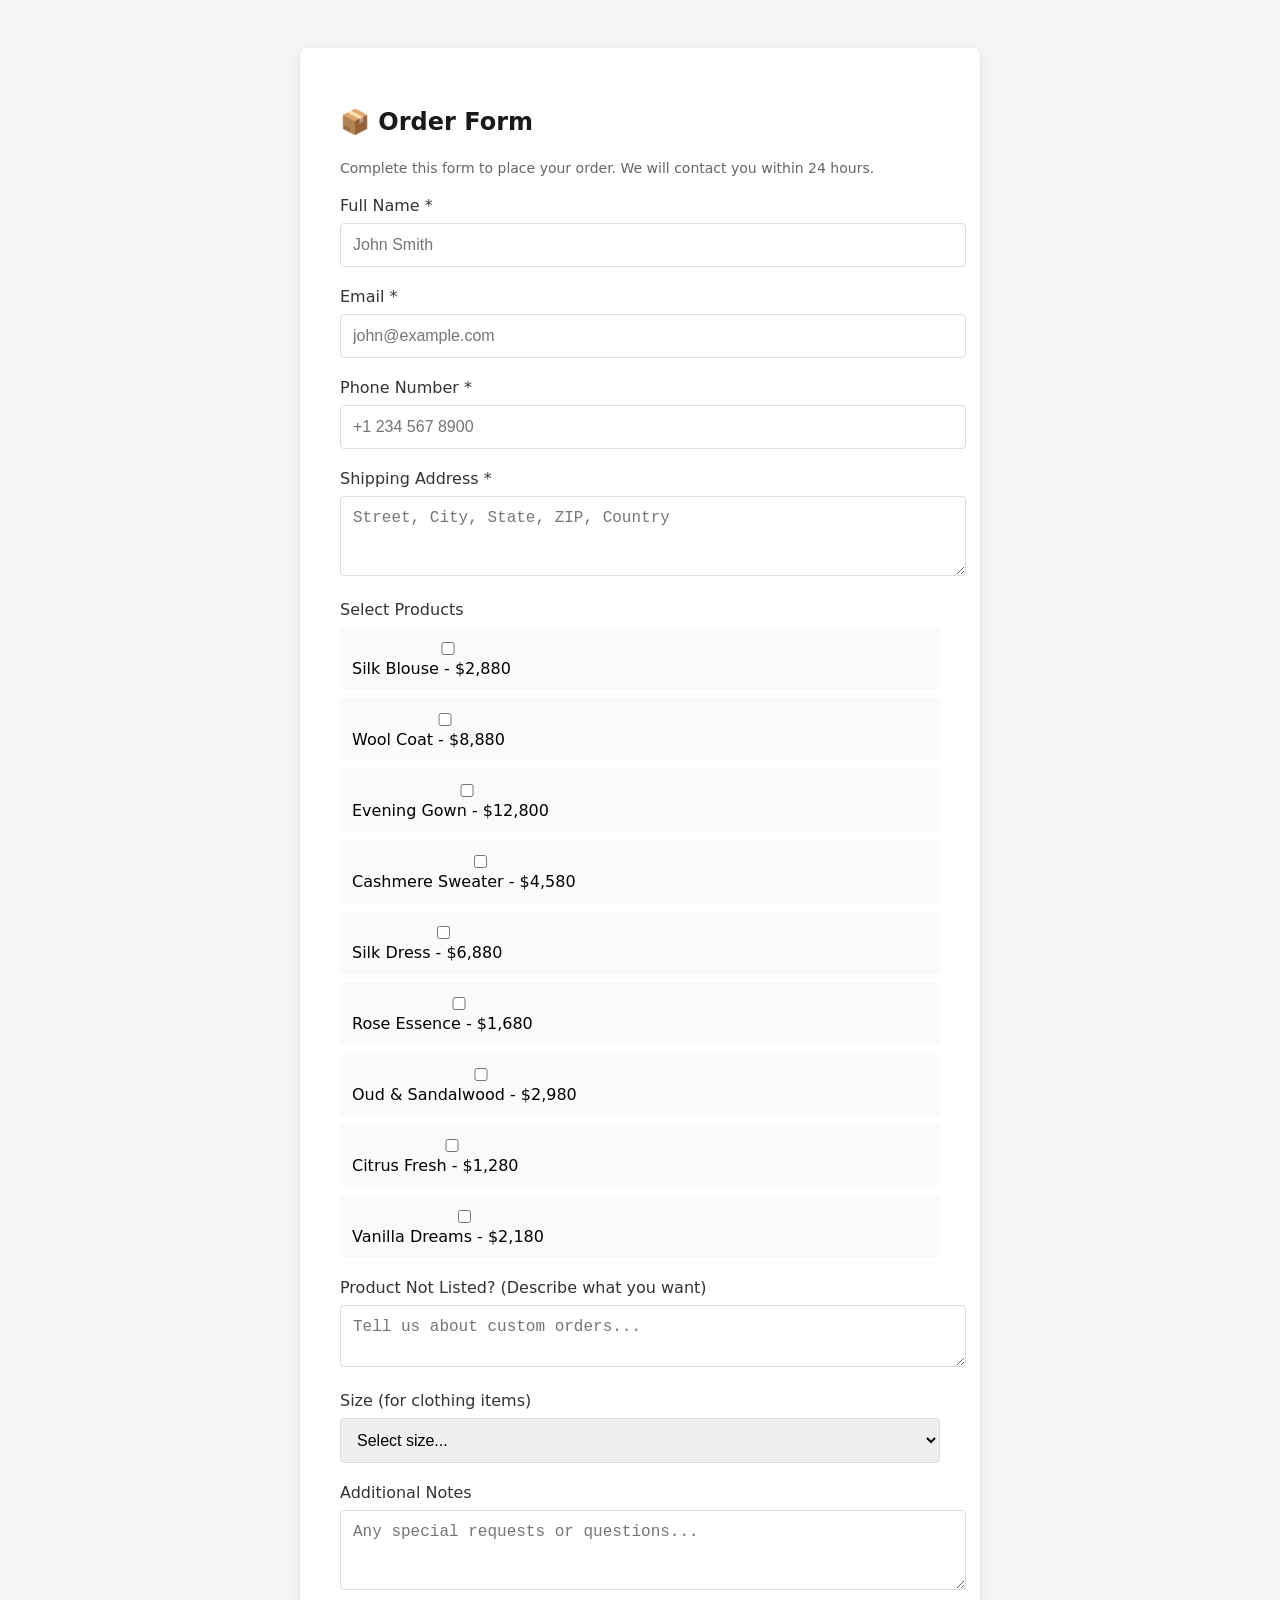
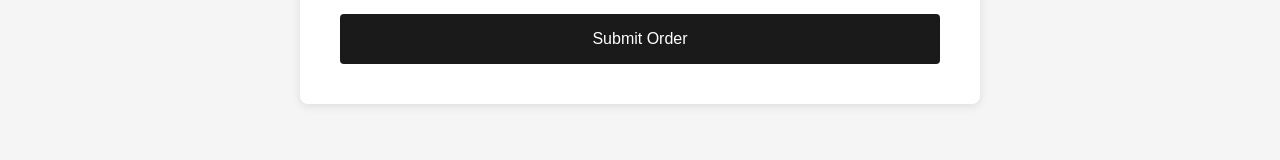
<file: order-form.html>
<!DOCTYPE html>
<html lang="en">
<head>
    <meta charset="UTF-8">
    <title>Order Form - Luxury Trading</title>
    <style>
        body { font-family: system-ui, sans-serif; background: #f5f5f5; padding: 40px; }
        .order-form { max-width: 600px; margin: 0 auto; background: white; padding: 40px; border-radius: 8px; box-shadow: 0 2px 10px rgba(0,0,0,0.1); }
        h2 { color: #1A1A1A; margin-bottom: 24px; }
        .form-group { margin-bottom: 20px; }
        label { display: block; margin-bottom: 8px; font-weight: 500; color: #333; }
        input, textarea, select { width: 100%; padding: 12px; border: 1px solid #ddd; border-radius: 4px; font-size: 16px; }
        input:focus, textarea:focus, select:focus { outline: none; border-color: #C9A962; }
        .product-item { display: flex; justify-content: space-between; padding: 12px; background: #fafafa; margin-bottom: 8px; border-radius: 4px; }
        .product-name { font-weight: 500; }
        .product-price { color: #C9A962; }
        .submit-btn { width: 100%; padding: 16px; background: #1A1A1A; color: white; border: none; border-radius: 4px; font-size: 16px; cursor: pointer; }
        .submit-btn:hover { background: #333; }
        .note { font-size: 14px; color: #666; margin-bottom: 20px; }
        .cart-summary { background: #f5f5f0; padding: 16px; border-radius: 4px; margin-bottom: 20px; }
    </style>
</head>
<body>
    <div class="order-form">
        <h2>📦 Order Form</h2>
        <p class="note">Complete this form to place your order. We will contact you within 24 hours.</p>
        
        <form id="orderForm" action="https://formspree.io/f/xdaypyvl" method="POST">
            <!-- Customer Info -->
            <div class="form-group">
                <label>Full Name *</label>
                <input type="text" name="name" required placeholder="John Smith">
            </div>
            
            <div class="form-group">
                <label>Email *</label>
                <input type="email" name="email" required placeholder="john@example.com">
            </div>
            
            <div class="form-group">
                <label>Phone Number *</label>
                <input type="tel" name="phone" required placeholder="+1 234 567 8900">
            </div>
            
            <div class="form-group">
                <label>Shipping Address *</label>
                <textarea name="address" rows="3" required placeholder="Street, City, State, ZIP, Country"></textarea>
            </div>
            
            <!-- Product Selection -->
            <div class="form-group">
                <label>Select Products</label>
                <div class="product-item">
                    <span><input type="checkbox" name="products" value="Silk Blouse - $2,880"> Silk Blouse - $2,880</span>
                </div>
                <div class="product-item">
                    <span><input type="checkbox" name="products" value="Wool Coat - $8,880"> Wool Coat - $8,880</span>
                </div>
                <div class="product-item">
                    <span><input type="checkbox" name="products" value="Evening Gown - $12,800"> Evening Gown - $12,800</span>
                </div>
                <div class="product-item">
                    <span><input type="checkbox" name="products" value="Cashmere Sweater - $4,580"> Cashmere Sweater - $4,580</span>
                </div>
                <div class="product-item">
                    <span><input type="checkbox" name="products" value="Silk Dress - $6,880"> Silk Dress - $6,880</span>
                </div>
                <div class="product-item">
                    <span><input type="checkbox" name="products" value="Rose Essence - $1,680"> Rose Essence - $1,680</span>
                </div>
                <div class="product-item">
                    <span><input type="checkbox" name="products" value="Oud & Sandalwood - $2,980"> Oud & Sandalwood - $2,980</span>
                </div>
                <div class="product-item">
                    <span><input type="checkbox" name="products" value="Citrus Fresh - $1,280"> Citrus Fresh - $1,280</span>
                </div>
                <div class="product-item">
                    <span><input type="checkbox" name="products" value="Vanilla Dreams - $2,180"> Vanilla Dreams - $2,180</span>
                </div>
            </div>
            
            <div class="form-group">
                <label>Product Not Listed? (Describe what you want)</label>
                <textarea name="custom_product" rows="2" placeholder="Tell us about custom orders..."></textarea>
            </div>
            
            <div class="form-group">
                <label>Size (for clothing items)</label>
                <select name="size">
                    <option value="">Select size...</option>
                    <option value="XS">XS</option>
                    <option value="S">S</option>
                    <option value="M">M</option>
                    <option value="L">L</option>
                    <option value="XL">XL</option>
                </select>
            </div>
            
            <div class="form-group">
                <label>Additional Notes</label>
                <textarea name="notes" rows="3" placeholder="Any special requests or questions..."></textarea>
            </div>
            
<input type="hidden" name="_subject" value="New Order from Luxury Trading">
            <input type="hidden" name="_next" value="https://www.luxurytrading.cn/thank-you.html">
            
            <button type="submit" class="submit-btn">Submit Order</button>
        </form>
    </div>
</body>
</html>
</file>
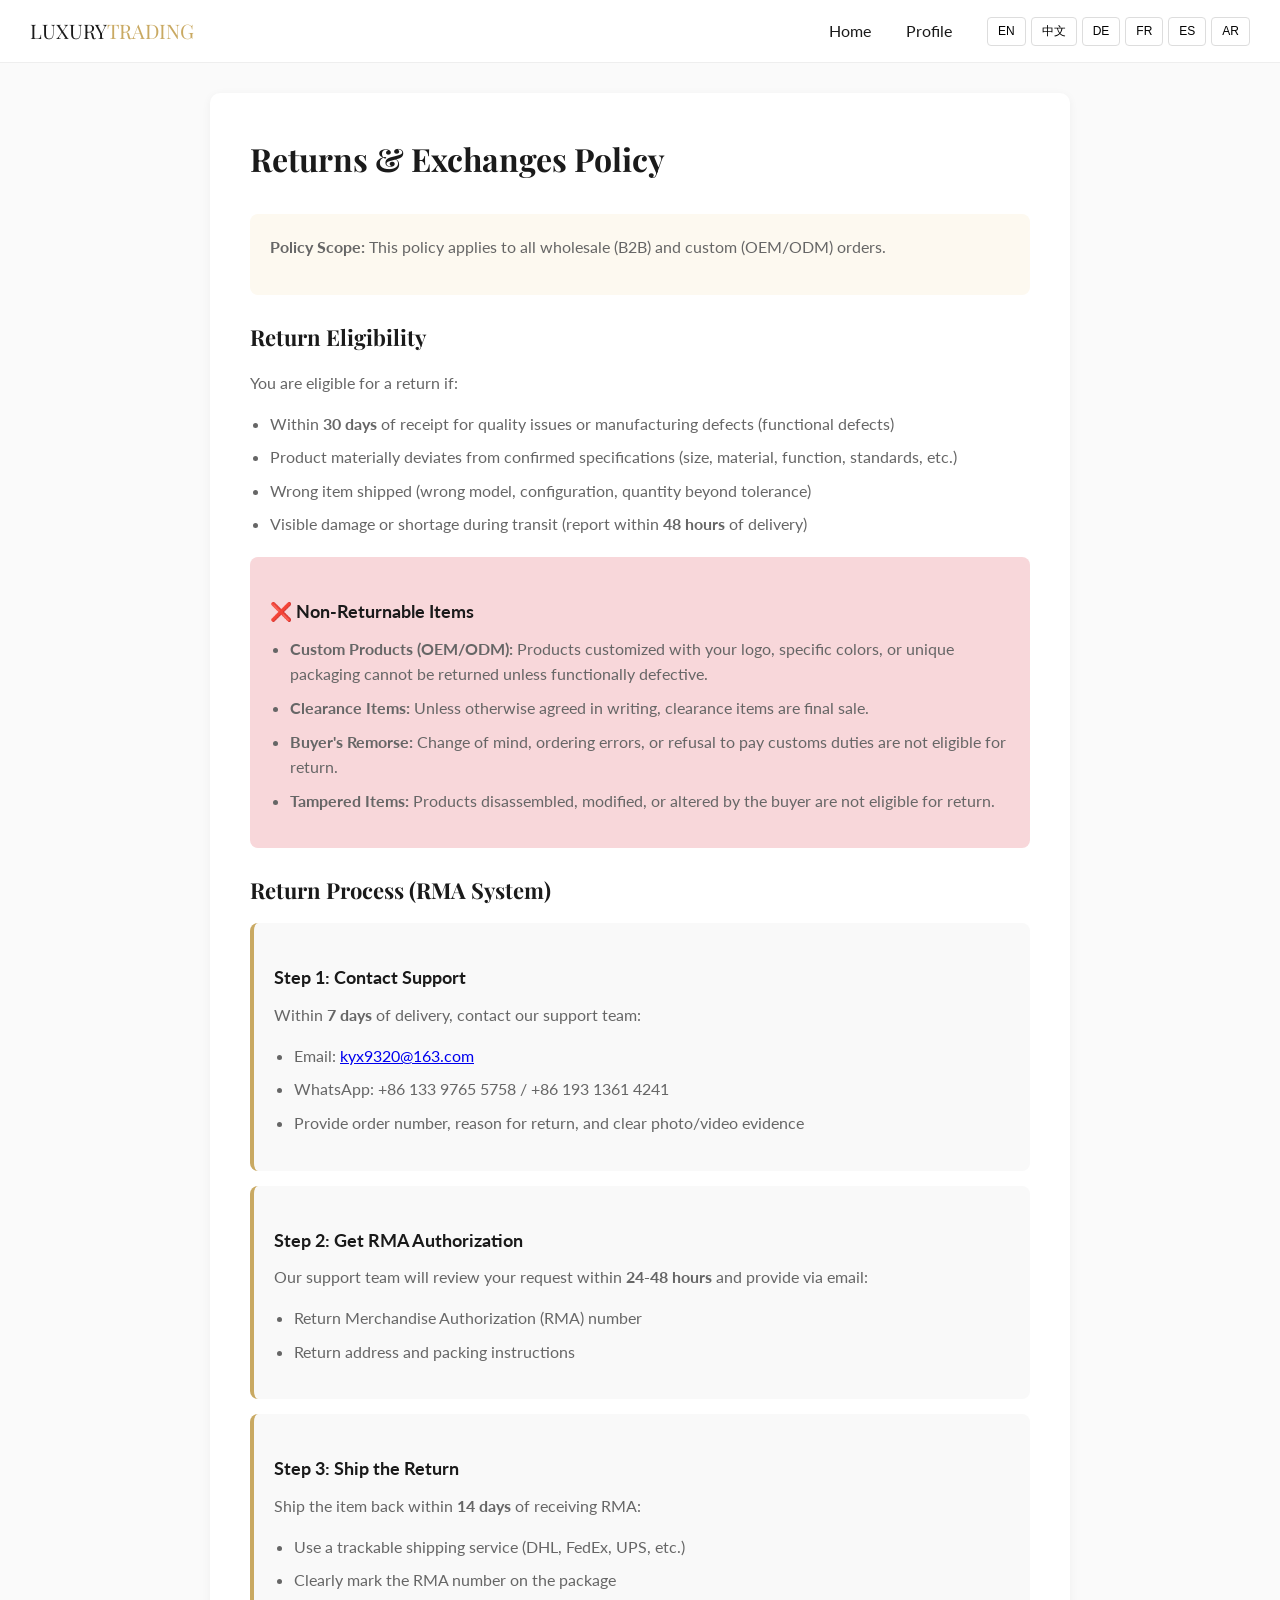
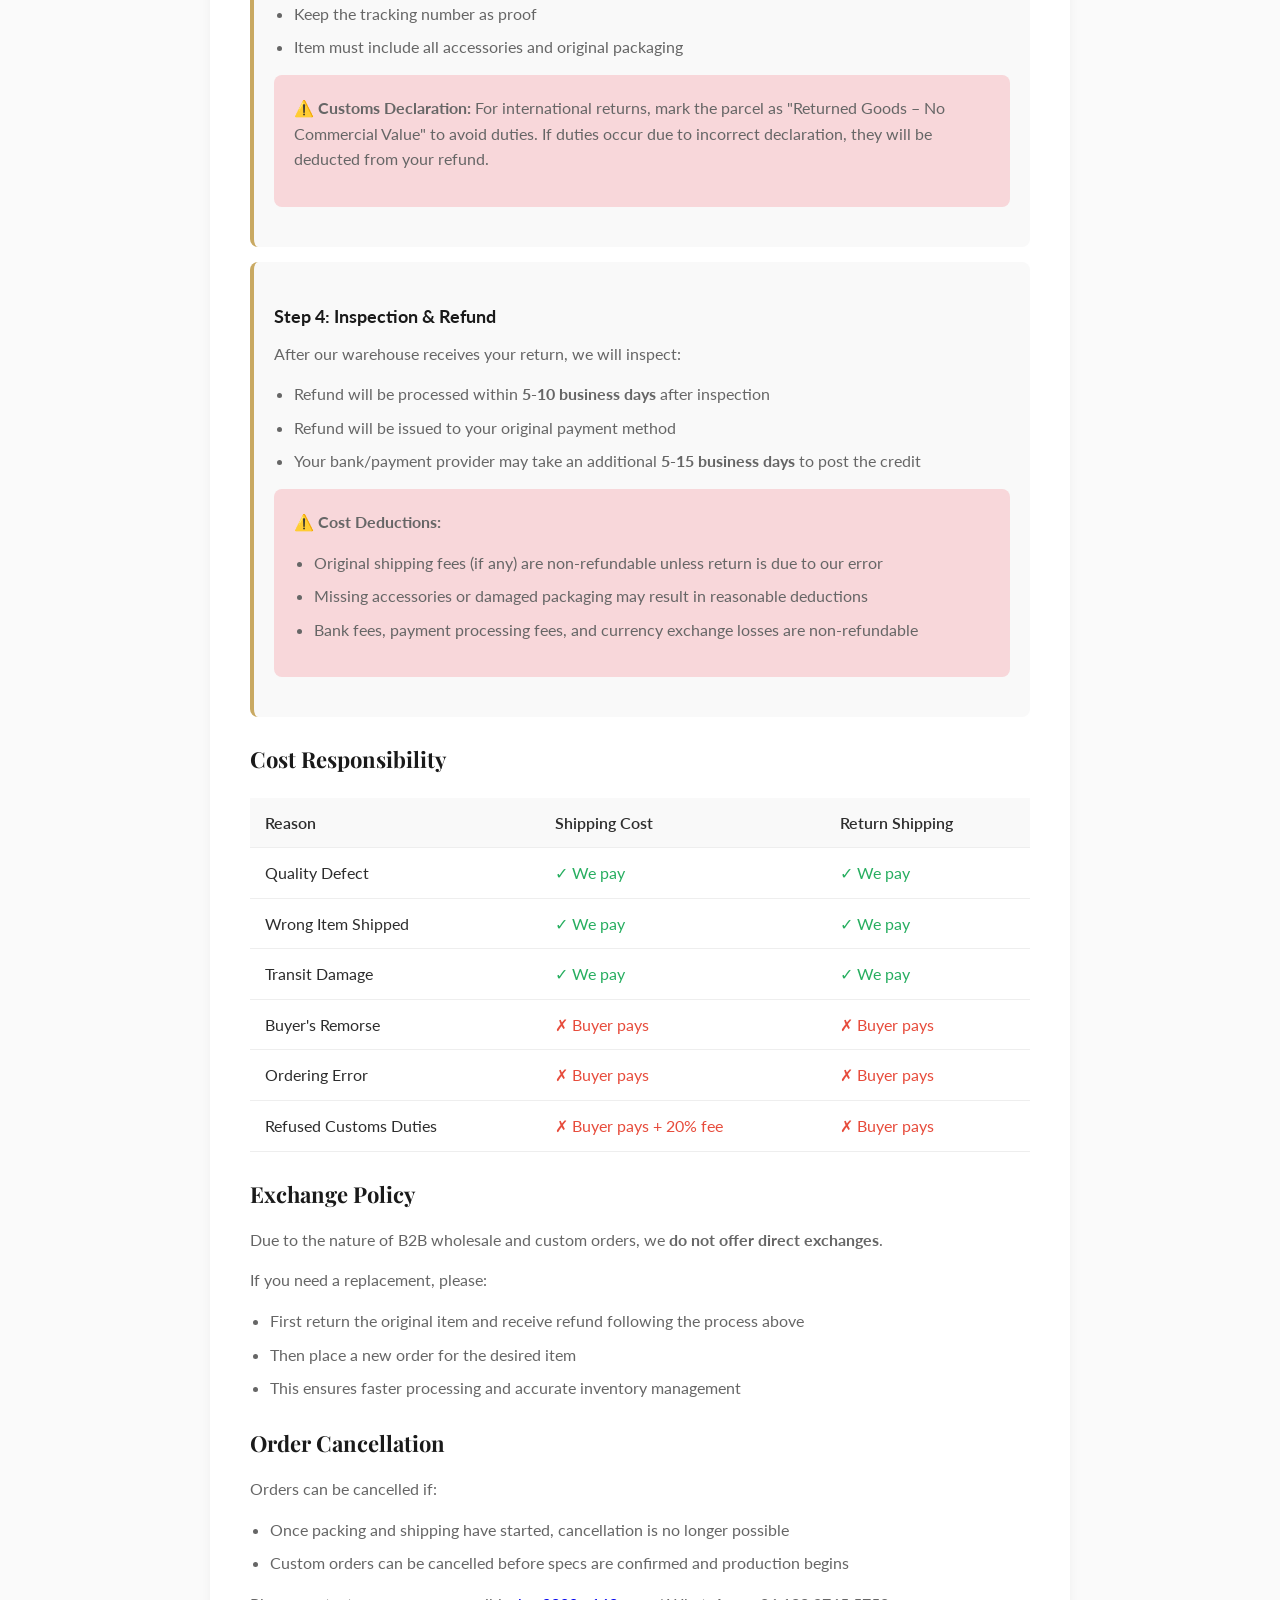
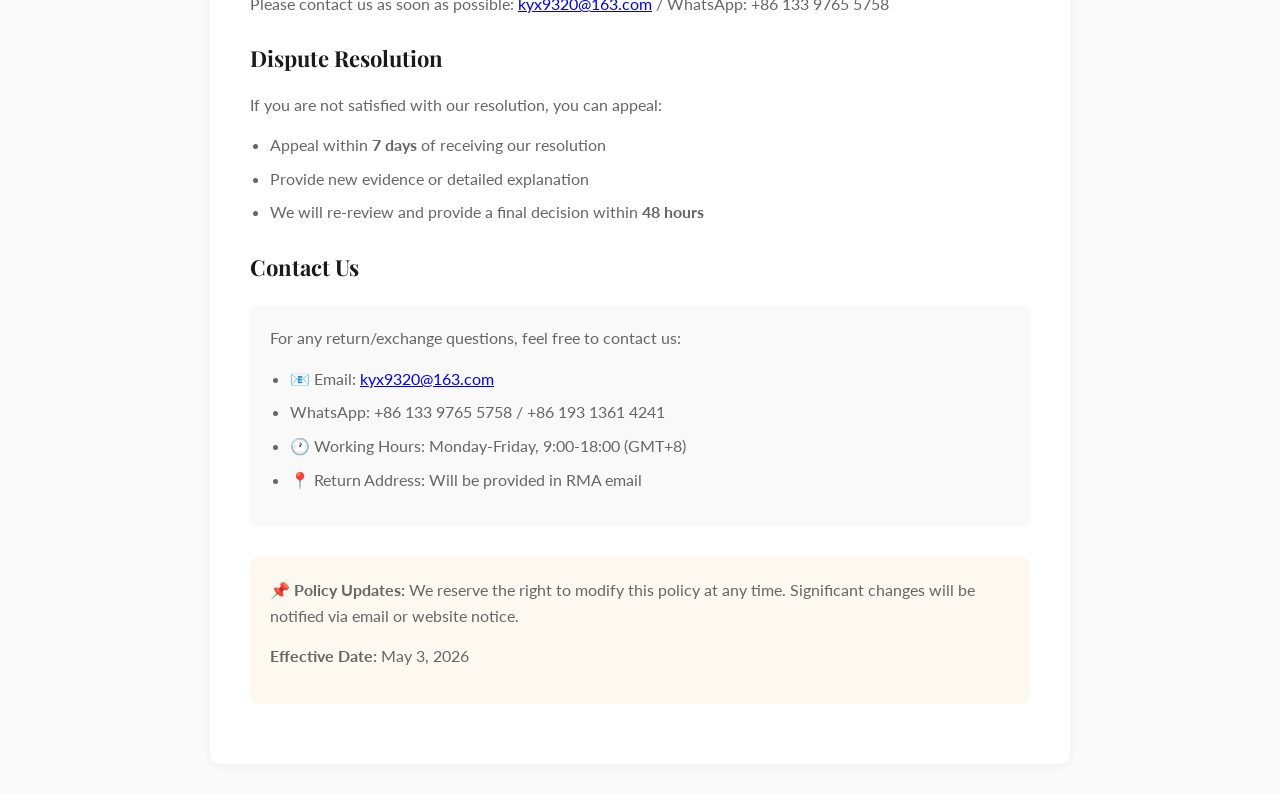
<file: returns.html>
<!DOCTYPE html>
<html lang="en">
<head>
    <meta charset="UTF-8">
    <meta name="viewport" content="width=device-width, initial-scale=1.0">
    <title data-i18n="returns.title">Returns & Exchanges Policy - Luxury Trading</title>
    <link rel="preconnect" href="https://fonts.googleapis.com">
    <link rel="preconnect" href="https://fonts.gstatic.com" crossorigin>
    <link href="https://fonts.googleapis.com/css2?family=Playfair+Display:wght@400;500;600;700&family=Lato:wght@300;400;500;700&display=swap" rel="stylesheet">
    <style>
        * { margin: 0; padding: 0; box-sizing: border-box; }
        body { font-family: 'Lato', sans-serif; background: #FAFAFA; color: #2D2D2D; line-height: 1.6; }
        
        .header { background: white; padding: 15px 30px; display: flex; justify-content: space-between; align-items: center; border-bottom: 1px solid #eee; }
        .header a { color: #1A1A1A; text-decoration: none; margin-right: 20px; }
        .header a:hover { color: #C9A962; }
        .logo { font-family: 'Playfair Display', serif; font-size: 20px; }
        .logo span:last-child { color: #C9A962; }
        
        .lang-selector { display: flex; gap: 5px; }
        .lang-btn { padding: 5px 10px; border: 1px solid #ddd; background: white; cursor: pointer; border-radius: 4px; font-size: 12px; }
        .lang-btn:hover, .lang-btn.active { background: #C9A962; color: white; border-color: #C9A962; }
        
        .container { max-width: 900px; margin: 30px auto; padding: 0 20px; }
        .content { background: white; padding: 40px; border-radius: 10px; box-shadow: 0 2px 10px rgba(0,0,0,0.05); }
        h1 { font-family: 'Playfair Display', serif; margin-bottom: 30px; color: #1A1A1A; }
        h2 { font-family: 'Playfair Display', serif; margin: 25px 0 15px; color: #1A1A1A; font-size: 22px; }
        h3 { font-family: 'Lato', sans-serif; margin: 20px 0 10px; color: #1A1A1A; font-size: 18px; }
        p { margin-bottom: 15px; color: #666; }
        ul { margin-bottom: 15px; padding-left: 20px; color: #666; }
        li { margin-bottom: 8px; }
        .highlight { background: #FDF9F0; padding: 20px; border-radius: 8px; margin: 20px 0; }
        .warning { background: #F8D7DA; padding: 20px; border-radius: 8px; margin: 20px 0; }
        .step { background: #F9F9F9; padding: 20px; border-radius: 8px; margin: 15px 0; border-left: 4px solid #C9A962; }
        .contact-box { background: #F9F9F9; padding: 20px; border-radius: 8px; margin: 20px 0; }
        .table { width: 100%; border-collapse: collapse; margin: 20px 0; }
        .table th, .table td { padding: 12px 15px; text-align: left; border-bottom: 1px solid #eee; }
        .table th { background: #F9F9F9; font-weight: 600; }
        
        @media (max-width: 768px) {
            .content { padding: 25px; }
            .header { padding: 15px 20px; flex-wrap: wrap; gap: 10px; }
        }
    </style>
</head>
<body>
    <header class="header">
        <a href="index.html" class="logo">LUXURY<span>TRADING</span></a>
        <div style="display: flex; align-items: center; gap: 15px;">
            <a href="index.html" data-i18n="nav.home">Home</a>
            <a href="profile.html" data-i18n="nav.profile">Profile</a>
            <div class="lang-selector">
                <button class="lang-btn" onclick="setLang('en')">EN</button>
                <button class="lang-btn" onclick="setLang('zh')">中文</button>
                <button class="lang-btn" onclick="setLang('de')">DE</button>
                <button class="lang-btn" onclick="setLang('fr')">FR</button>
                <button class="lang-btn" onclick="setLang('es')">ES</button>
                <button class="lang-btn" onclick="setLang('ar')">AR</button>
            </div>
        </div>
    </header>
    
    <div class="container">
        <div class="content">
            <h1 data-i18n="returns.title">Returns & Exchanges Policy</h1>
            
            <div class="highlight">
                <p><strong data-i18n="returns.scopeLabel">Policy Scope:</strong> <span data-i18n="returns.scope">This policy applies to all wholesale (B2B) and custom (OEM/ODM) orders.</span></p>
            </div>
            
            <h2 data-i18n="returns.eligibilityTitle">Return Eligibility</h2>
            <p data-i18n="returns.eligibilityDesc">You are eligible for a return if:</p>
            <ul>
                <li data-i18n="returns.eligibility1">Within <strong>30 days</strong> of receipt for quality issues or manufacturing defects (functional defects)</li>
                <li data-i18n="returns.eligibility2">Product materially deviates from confirmed specifications (size, material, function, standards, etc.)</li>
                <li data-i18n="returns.eligibility3">Wrong item shipped (wrong model, configuration, quantity beyond tolerance)</li>
                <li data-i18n="returns.eligibility4">Visible damage or shortage during transit (report within <strong>48 hours</strong> of delivery)</li>
            </ul>
            
            <div class="warning">
                <h3 data-i18n="returns.nonReturnableTitle">❌ Non-Returnable Items</h3>
                <ul>
                    <li data-i18n="returns.nonReturnable1"><strong>Custom Products (OEM/ODM):</strong> Products customized with your logo, specific colors, or unique packaging cannot be returned unless functionally defective.</li>
                    <li data-i18n="returns.nonReturnable2"><strong>Clearance Items:</strong> Unless otherwise agreed in writing, clearance items are final sale.</li>
                    <li data-i18n="returns.nonReturnable3"><strong>Buyer's Remorse:</strong> Change of mind, ordering errors, or refusal to pay customs duties are not eligible for return.</li>
                    <li data-i18n="returns.nonReturnable4"><strong>Tampered Items:</strong> Products disassembled, modified, or altered by the buyer are not eligible for return.</li>
                </ul>
            </div>
            
            <h2 data-i18n="returns.processTitle">Return Process (RMA System)</h2>
            
            <div class="step">
                <h3 data-i18n="returns.step1Title">Step 1: Contact Support</h3>
                <p data-i18n="returns.step1Desc">Within <strong>7 days</strong> of delivery, contact our support team:</p>
                <ul>
                    <li><span data-i18n="returns.step1Email">Email</span>: <a href="mailto:kyx9320@163.com">kyx9320@163.com</a></li>
                    <li><span data-i18n="returns.step1Whatsapp">WhatsApp</span>: +86 133 9765 5758 / +86 193 1361 4241</li>
                    <li data-i18n="returns.step1Evidence">Provide order number, reason for return, and clear photo/video evidence</li>
                </ul>
            </div>
            
            <div class="step">
                <h3 data-i18n="returns.step2Title">Step 2: Get RMA Authorization</h3>
                <p data-i18n="returns.step2Desc">Our support team will review your request within <strong>24-48 hours</strong> and provide via email:</p>
                <ul>
                    <li data-i18n="returns.step2Rma">Return Merchandise Authorization (RMA) number</li>
                    <li data-i18n="returns.step2Address">Return address and packing instructions</li>
                </ul>
            </div>
            
            <div class="step">
                <h3 data-i18n="returns.step3Title">Step 3: Ship the Return</h3>
                <p data-i18n="returns.step3Desc">Ship the item back within <strong>14 days</strong> of receiving RMA:</p>
                <ul>
                    <li data-i18n="returns.step3Trackable">Use a trackable shipping service (DHL, FedEx, UPS, etc.)</li>
                    <li data-i18n="returns.step3Mark">Clearly mark the RMA number on the package</li>
                    <li data-i18n="returns.step3Keep">Keep the tracking number as proof</li>
                    <li data-i18n="returns.step3Include">Item must include all accessories and original packaging</li>
                </ul>
                <div class="warning" style="margin-top: 15px;">
                    <p><strong data-i18n="returns.customsTitle">⚠️ Customs Declaration:</strong> <span data-i18n="returns.customsDesc">For international returns, mark the parcel as "Returned Goods – No Commercial Value" to avoid duties. If duties occur due to incorrect declaration, they will be deducted from your refund.</span></p>
                </div>
            </div>
            
            <div class="step">
                <h3 data-i18n="returns.step4Title">Step 4: Inspection & Refund</h3>
                <p data-i18n="returns.step4Desc">After our warehouse receives your return, we will inspect:</p>
                <ul>
                    <li data-i18n="returns.step4Process">Refund will be processed within <strong>5-10 business days</strong> after inspection</li>
                    <li data-i18n="returns.step4Method">Refund will be issued to your original payment method</li>
                    <li data-i18n="returns.step4Bank">Your bank/payment provider may take an additional <strong>5-15 business days</strong> to post the credit</li>
                </ul>
                <div class="warning" style="margin-top: 15px;">
                    <p><strong data-i18n="returns.costDeductionsTitle">⚠️ Cost Deductions:</strong></p>
                    <ul>
                        <li data-i18n="returns.costDeductions1">Original shipping fees (if any) are non-refundable unless return is due to our error</li>
                        <li data-i18n="returns.costDeductions2">Missing accessories or damaged packaging may result in reasonable deductions</li>
                        <li data-i18n="returns.costDeductions3">Bank fees, payment processing fees, and currency exchange losses are non-refundable</li>
                    </ul>
                </div>
            </div>
            
            <h2 data-i18n="returns.costTitle">Cost Responsibility</h2>
            <table class="table">
                <tr>
                    <th data-i18n="returns.costReason">Reason</th>
                    <th data-i18n="returns.costShipping">Shipping Cost</th>
                    <th data-i18n="returns.costReturn">Return Shipping</th>
                </tr>
                <tr>
                    <td data-i18n="returns.costQuality">Quality Defect</td>
                    <td style="color: #27AE60;" data-i18n="returns.costWePay">✓ We pay</td>
                    <td style="color: #27AE60;" data-i18n="returns.costWePay">✓ We pay</td>
                </tr>
                <tr>
                    <td data-i18n="returns.costWrong">Wrong Item Shipped</td>
                    <td style="color: #27AE60;" data-i18n="returns.costWePay">✓ We pay</td>
                    <td style="color: #27AE60;" data-i18n="returns.costWePay">✓ We pay</td>
                </tr>
                <tr>
                    <td data-i18n="returns.costTransit">Transit Damage</td>
                    <td style="color: #27AE60;" data-i18n="returns.costWePay">✓ We pay</td>
                    <td style="color: #27AE60;" data-i18n="returns.costWePay">✓ We pay</td>
                </tr>
                <tr>
                    <td data-i18n="returns.costRemorse">Buyer's Remorse</td>
                    <td style="color: #E74C3C;" data-i18n="returns.costBuyerPay">✗ Buyer pays</td>
                    <td style="color: #E74C3C;" data-i18n="returns.costBuyerPay">✗ Buyer pays</td>
                </tr>
                <tr>
                    <td data-i18n="returns.costOrdering">Ordering Error</td>
                    <td style="color: #E74C3C;" data-i18n="returns.costBuyerPay">✗ Buyer pays</td>
                    <td style="color: #E74C3C;" data-i18n="returns.costBuyerPay">✗ Buyer pays</td>
                </tr>
                <tr>
                    <td data-i18n="returns.costCustoms">Refused Customs Duties</td>
                    <td style="color: #E74C3C;" data-i18n="returns.costBuyerFee">✗ Buyer pays + 20% fee</td>
                    <td style="color: #E74C3C;" data-i18n="returns.costBuyerPay">✗ Buyer pays</td>
                </tr>
            </table>
            
            <h2 data-i18n="returns.exchangeTitle">Exchange Policy</h2>
            <p data-i18n="returns.exchangeDesc">Due to the nature of B2B wholesale and custom orders, we <strong>do not offer direct exchanges</strong>.</p>
            <p data-i18n="returns.exchangeInstruction">If you need a replacement, please:</p>
            <ul>
                <li data-i18n="returns.exchange1">First return the original item and receive refund following the process above</li>
                <li data-i18n="returns.exchange2">Then place a new order for the desired item</li>
                <li data-i18n="returns.exchange3">This ensures faster processing and accurate inventory management</li>
            </ul>
            
            <h2 data-i18n="returns.cancelTitle">Order Cancellation</h2>
            <p data-i18n="returns.cancelDesc">Orders can be cancelled if:</p>
            <ul>
                <li data-i18n="returns.cancel1">Once packing and shipping have started, cancellation is no longer possible</li>
                <li data-i18n="returns.cancel2">Custom orders can be cancelled before specs are confirmed and production begins</li>
            </ul>
            <p><span data-i18n="returns.cancelContact">Please contact us as soon as possible</span>: <a href="mailto:kyx9320@163.com">kyx9320@163.com</a> / WhatsApp: +86 133 9765 5758</p>
            
            <h2 data-i18n="returns.disputeTitle">Dispute Resolution</h2>
            <p data-i18n="returns.disputeDesc">If you are not satisfied with our resolution, you can appeal:</p>
            <ul>
                <li data-i18n="returns.dispute1">Appeal within <strong>7 days</strong> of receiving our resolution</li>
                <li data-i18n="returns.dispute2">Provide new evidence or detailed explanation</li>
                <li data-i18n="returns.dispute3">We will re-review and provide a final decision within <strong>48 hours</strong></li>
            </ul>
            
            <h2 data-i18n="returns.contactTitle">Contact Us</h2>
            <div class="contact-box">
                <p data-i18n="returns.contactDesc">For any return/exchange questions, feel free to contact us:</p>
                <ul>
                    <li>📧 <span data-i18n="returns.contactEmail">Email</span>: <a href="mailto:kyx9320@163.com">kyx9320@163.com</a></li>
                    <li> <span data-i18n="returns.contactWhatsapp">WhatsApp</span>: +86 133 9765 5758 / +86 193 1361 4241</li>
                    <li>🕐 <span data-i18n="returns.contactHours">Working Hours</span>: <span data-i18n="returns.contactHoursValue">Monday-Friday, 9:00-18:00 (GMT+8)</span></li>
                    <li>📍 <span data-i18n="returns.contactAddress">Return Address</span>: <span data-i18n="returns.contactAddressValue">Will be provided in RMA email</span></li>
                </ul>
            </div>
            
            <div class="highlight" style="margin-top: 30px;">
                <p><strong data-i18n="returns.updateTitle">📌 Policy Updates:</strong> <span data-i18n="returns.updateDesc">We reserve the right to modify this policy at any time. Significant changes will be notified via email or website notice.</span></p>
                <p><strong data-i18n="returns.effectiveDate">Effective Date:</strong> <span data-i18n="returns.effectiveDateValue">May 3, 2026</span></p>
            </div>
        </div>
    </div>
    
    <script src="script.js"></script>
    <script>
        // Initialize translations for returns page
        document.addEventListener('DOMContentLoaded', function() {
            // Get saved language or default to English
            const savedLang = localStorage.getItem('luxury_lang') || 'en';
            if (typeof setLanguage === 'function') {
                setLanguage(savedLang);
            }
        });
    </script>
</body>
</html>
</file>
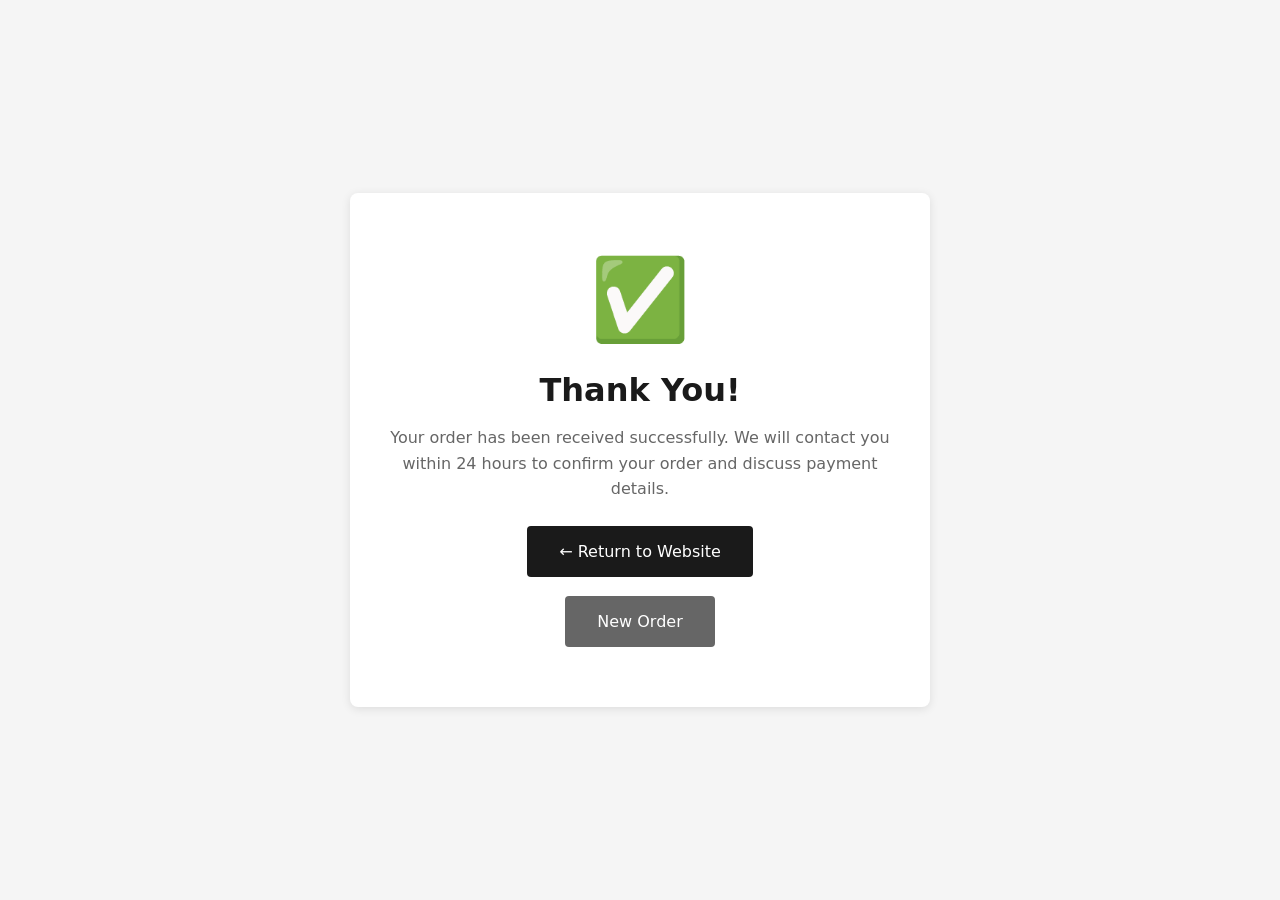
<file: thank-you.html>
<!DOCTYPE html>
<html lang="en">
<head>
    <meta charset="UTF-8">
    <title>Thank You - Luxury Trading</title>
    <style>
        body { font-family: system-ui, sans-serif; background: #f5f5f5; display: flex; align-items: center; justify-content: center; min-height: 100vh; margin: 0; }
        .thank-you { text-align: center; background: white; padding: 60px 40px; border-radius: 8px; box-shadow: 0 2px 10px rgba(0,0,0,0.1); max-width: 500px; }
        .icon { font-size: 80px; margin-bottom: 24px; }
        h1 { color: #1A1A1A; margin-bottom: 16px; }
        p { color: #666; line-height: 1.6; margin-bottom: 24px; }
        .btn { display: inline-block; padding: 16px 32px; background: #1A1A1A; color: white; text-decoration: none; border-radius: 4px; }
        .btn:hover { background: #333; }
    </style>
</head>
<body>
    <div class="thank-you">
        <div class="icon">✅</div>
        <h1>Thank You!</h1>
        <p>Your order has been received successfully. We will contact you within 24 hours to confirm your order and discuss payment details.</p>
        <a href="index.html" class="btn">← Return to Website</a>
        <br><br>
        <a href="order-form.html" class="btn" style="background: #666;">New Order</a>
    </div>
</body>
</html>
</file>
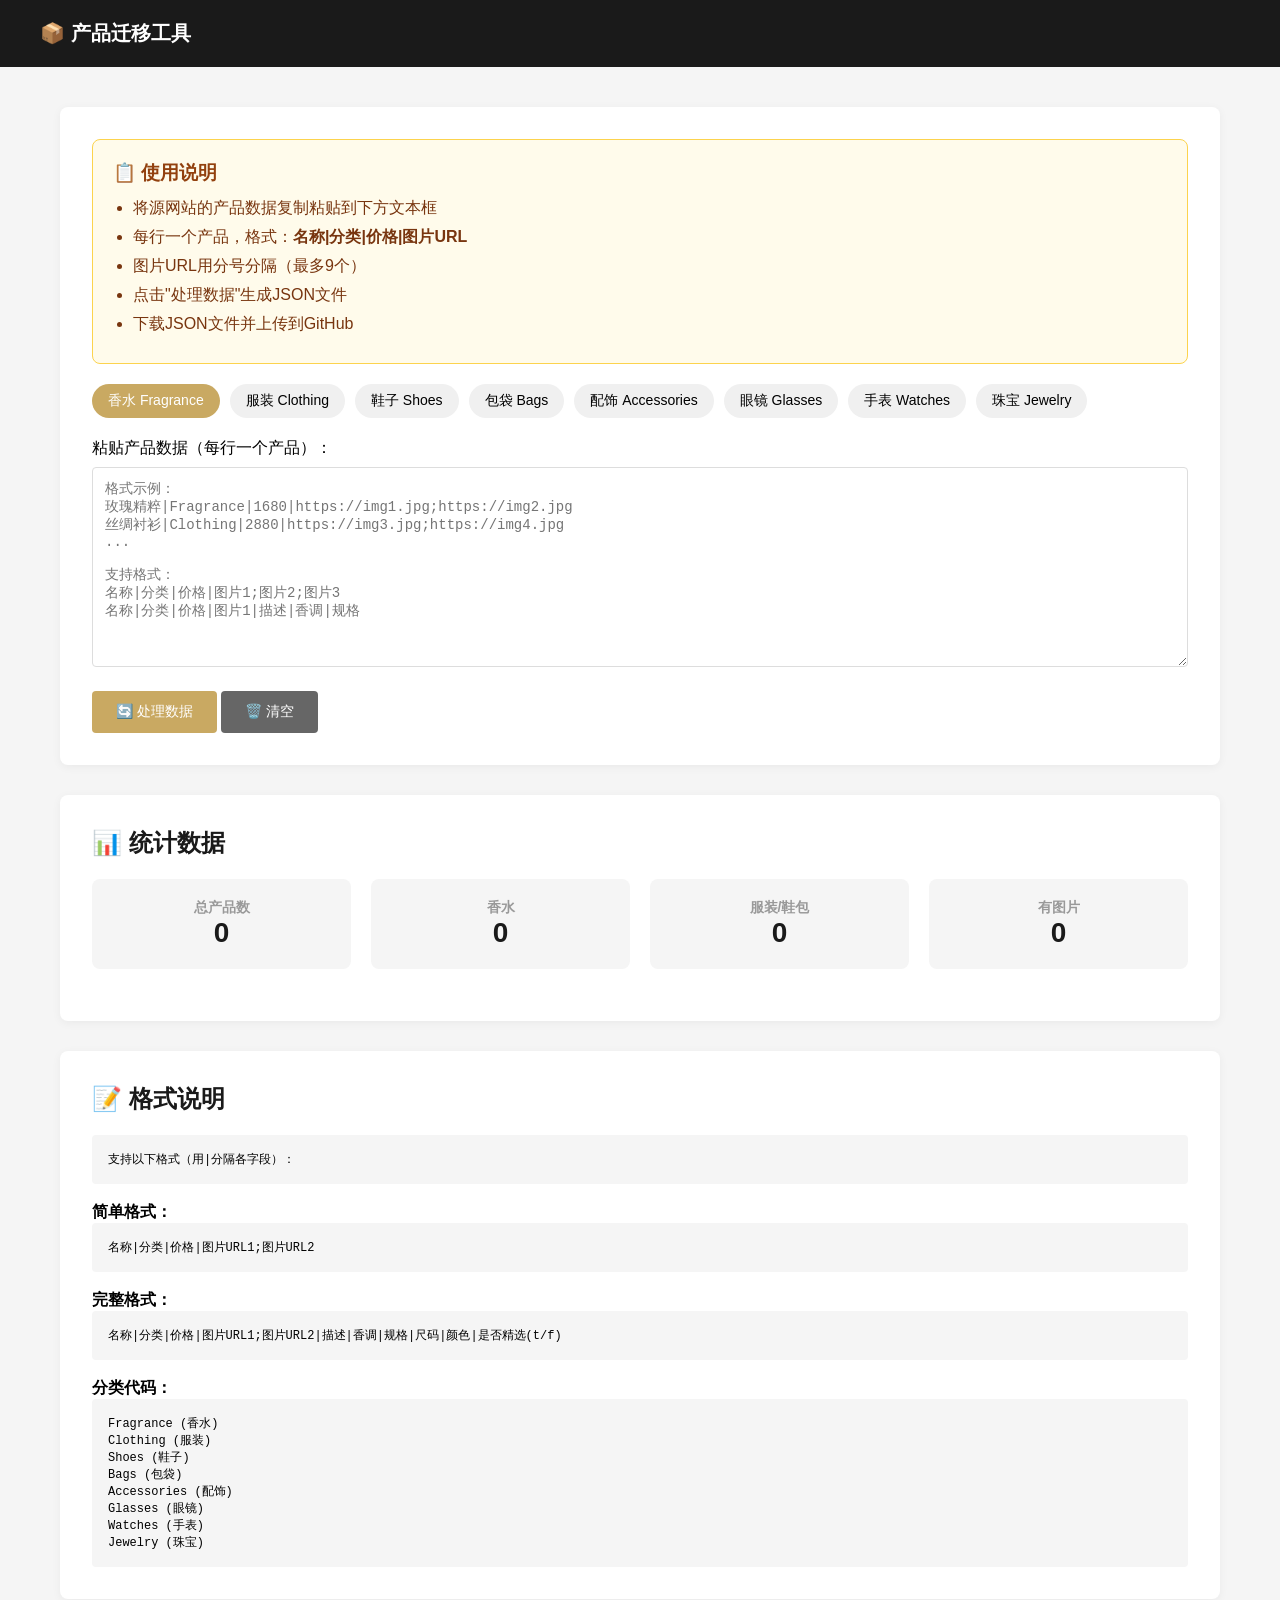
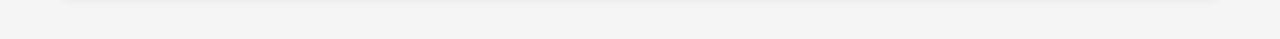
<file: data/migration-tool.html>
<!DOCTYPE html>
<html lang="zh-CN">
<head>
    <meta charset="UTF-8">
    <meta name="viewport" content="width=device-width, initial-scale=1.0">
    <title>产品迁移工具 - LuxuryTrading</title>
    <style>
        * { box-sizing: border-box; margin: 0; padding: 0; }
        body { font-family: -apple-system, BlinkMacSystemFont, 'Segoe UI', Roboto, sans-serif; background: #f5f5f5; }
        .header { background: #1A1A1A; color: white; padding: 20px 40px; }
        .header h1 { font-size: 20px; }
        .container { max-width: 1200px; margin: 40px auto; padding: 0 20px; }
        .panel { background: white; border-radius: 8px; padding: 32px; margin-bottom: 30px; box-shadow: 0 2px 10px rgba(0,0,0,0.05); }
        .panel h2 { margin-bottom: 20px; color: #1A1A1A; }
        .form-group { margin-bottom: 20px; }
        label { display: block; margin-bottom: 8px; font-weight: 500; }
        textarea { width: 100%; padding: 12px; border: 1px solid #ddd; border-radius: 4px; font-size: 14px; min-height: 200px; font-family: monospace; }
        textarea:focus { outline: none; border-color: #C9A962; }
        .btn { padding: 12px 24px; border: none; border-radius: 4px; cursor: pointer; font-size: 14px; }
        .btn-primary { background: #C9A962; color: white; }
        .btn-primary:hover { background: #b89952; }
        .btn-secondary { background: #666; color: white; }
        .result { background: #f5f5f5; padding: 20px; border-radius: 4px; margin-top: 20px; max-height: 400px; overflow-y: auto; }
        .result pre { white-space: pre-wrap; font-size: 12px; }
        .error { color: #e74c3c; margin-top: 10px; }
        .success { color: #2ecc71; margin-top: 10px; }
        .category-list { display: flex; flex-wrap: wrap; gap: 10px; margin-bottom: 20px; }
        .category-tag { padding: 8px 16px; background: #f0f0f0; border-radius: 20px; font-size: 14px; cursor: pointer; transition: 0.2s; }
        .category-tag:hover { background: #e0e0e0; }
        .category-tag.active { background: #C9A962; color: white; }
        .instructions { background: #fffbeb; padding: 20px; border-radius: 8px; margin-bottom: 20px; border: 1px solid #fcd34d; }
        .instructions h3 { color: #92400e; margin-bottom: 12px; }
        .instructions ul { color: #78350f; padding-left: 20px; }
        .instructions li { margin-bottom: 8px; }
        .format-example { background: #f5f5f5; padding: 16px; border-radius: 4px; font-family: monospace; font-size: 12px; white-space: pre-wrap; }
        .stats { display: grid; grid-template-columns: repeat(4, 1fr); gap: 20px; margin-bottom: 20px; }
        .stat-card { background: #f5f5f5; padding: 20px; border-radius: 8px; text-align: center; }
        .stat-card h3 { color: #999; font-size: 14px; }
        .stat-card .value { font-size: 28px; font-weight: bold; color: #1A1A1A; }
        .download-btn { display: inline-block; padding: 12px 24px; background: #2ecc71; color: white; text-decoration: none; border-radius: 4px; margin-top: 10px; }
    </style>
</head>
<body>
    <div class="header">
        <h1>📦 产品迁移工具</h1>
    </div>
    
    <div class="container">
        <div class="panel">
            <div class="instructions">
                <h3>📋 使用说明</h3>
                <ul>
                    <li>将源网站的产品数据复制粘贴到下方文本框</li>
                    <li>每行一个产品，格式：<strong>名称|分类|价格|图片URL</strong></li>
                    <li>图片URL用分号分隔（最多9个）</li>
                    <li>点击"处理数据"生成JSON文件</li>
                    <li>下载JSON文件并上传到GitHub</li>
                </ul>
            </div>
            
            <div class="category-list">
                <span class="category-tag active" data-category="fragrance">香水 Fragrance</span>
                <span class="category-tag" data-category="clothing">服装 Clothing</span>
                <span class="category-tag" data-category="shoes">鞋子 Shoes</span>
                <span class="category-tag" data-category="bags">包袋 Bags</span>
                <span class="category-tag" data-category="accessories">配饰 Accessories</span>
                <span class="category-tag" data-category="glasses">眼镜 Glasses</span>
                <span class="category-tag" data-category="watches">手表 Watches</span>
                <span class="category-tag" data-category="jewelry">珠宝 Jewelry</span>
            </div>
            
            <div class="form-group">
                <label>粘贴产品数据（每行一个产品）：</label>
                <textarea id="rawData" placeholder="格式示例：
玫瑰精粹|Fragrance|1680|https://img1.jpg;https://img2.jpg
丝绸衬衫|Clothing|2880|https://img3.jpg;https://img4.jpg
...

支持格式：
名称|分类|价格|图片1;图片2;图片3
名称|分类|价格|图片1|描述|香调|规格"></textarea>
            </div>
            
            <button class="btn btn-primary" onclick="processData()">🔄 处理数据</button>
            <button class="btn btn-secondary" onclick="clearData()">🗑️ 清空</button>
        </div>
        
        <div class="panel">
            <h2>📊 统计数据</h2>
            <div class="stats">
                <div class="stat-card">
                    <h3>总产品数</h3>
                    <div class="value" id="totalProducts">0</div>
                </div>
                <div class="stat-card">
                    <h3>香水</h3>
                    <div class="value" id="fragranceCount">0</div>
                </div>
                <div class="stat-card">
                    <h3>服装/鞋包</h3>
                    <div class="value" id="otherCount">0</div>
                </div>
                <div class="stat-card">
                    <h3>有图片</h3>
                    <div class="value" id="withImages">0</div>
                </div>
            </div>
            
            <div id="resultContainer" style="display:none;">
                <label>生成的 JSON 数据：</label>
                <div class="result">
                    <pre id="jsonOutput"></pre>
                </div>
                <a href="#" class="download-btn" id="downloadBtn" download="products.json">📥 下载 JSON 文件</a>
            </div>
        </div>
        
        <div class="panel">
            <h2>📝 格式说明</h2>
            <div class="format-example">支持以下格式（用|分隔各字段）：</div>
            <br>
            <strong>简单格式：</strong>
            <div class="format-example">名称|分类|价格|图片URL1;图片URL2</div>
            <br>
            <strong>完整格式：</strong>
            <div class="format-example">名称|分类|价格|图片URL1;图片URL2|描述|香调|规格|尺码|颜色|是否精选(t/f)</div>
            <br>
            <strong>分类代码：</strong>
            <div class="format-example">Fragrance (香水)
Clothing (服装)
Shoes (鞋子)
Bags (包袋)
Accessories (配饰)
Glasses (眼镜)
Watches (手表)
Jewelry (珠宝)</div>
        </div>
    </div>

    <script>
        let selectedCategory = 'fragrance';
        let processedData = { fragrance: [], clothing: [], shoes: [], bags: [], accessories: [], glasses: [], watches: [], jewelry: [] };
        
        // Category tag click handler
        document.querySelectorAll('.category-tag').forEach(tag => {
            tag.addEventListener('click', () => {
                document.querySelectorAll('.category-tag').forEach(t => t.classList.remove('active'));
                tag.classList.add('active');
                selectedCategory = tag.dataset.category;
            });
        });
        
        function processData() {
            const rawText = document.getElementById('rawData').value.trim();
            if (!rawText) {
                alert('请粘贴产品数据！');
                return;
            }
            
            const lines = rawText.split('\n').filter(line => line.trim());
            const stats = { total: 0, fragrance: 0, other: 0, withImages: 0 };
            
            // Initialize all arrays
            processedData = { fragrance: [], clothing: [], shoes: [], bags: [], accessories: [], glasses: [], watches: [], jewelry: [] };
            
            lines.forEach((line, index) => {
                const parts = line.split('|').map(p => p.trim());
                if (parts.length < 2) return;
                
                const name = parts[0] || '';
                const category = (parts[1] || selectedCategory).toLowerCase();
                const price = parseFloat(parts[2]) || 0;
                
                // Parse images
                let images = [];
                if (parts[3]) {
                    images = parts[3].split(/[;,]/).filter(url => url && url.startsWith('http')).slice(0, 9);
                }
                
                const description = parts[4] || '';
                const notes = parts[5] || '';
                const size = parts[6] || '';
                const sizes = parts[7] ? parts[7].split(/[;,]/) : [];
                const colors = parts[8] ? parts[8].split(/[;,]/) : [];
                const featured = parts[9] === 't' || parts[9] === 'true';
                
                // Determine category
                let finalCategory = category;
                if (!['fragrance', 'clothing', 'shoes', 'bags', 'accessories', 'glasses', 'watches', 'jewelry'].includes(finalCategory)) {
                    finalCategory = selectedCategory;
                }
                
                const product = {
                    id: finalCategory[0] + Date.now() + index,
                    name: name,
                    nameEn: name, // Auto-fill, user can edit later
                    category: getCategoryName(finalCategory),
                    price: price,
                    images: images,
                    description: description,
                    featured: featured
                };
                
                // Add category-specific fields
                if (finalCategory === 'fragrance') {
                    product.notes = notes;
                    product.size = size;
                } else {
                    product.sizes = sizes;
                    product.colors = colors;
                }
                
                if (processedData[finalCategory]) {
                    processedData[finalCategory].push(product);
                }
                
                // Update stats
                stats.total++;
                if (finalCategory === 'fragrance') stats.fragrance++;
                else stats.other++;
                if (images.length > 0) stats.withImages++;
            });
            
            // Update stats display
            document.getElementById('totalProducts').textContent = stats.total;
            document.getElementById('fragranceCount').textContent = stats.fragrance;
            document.getElementById('otherCount').textContent = stats.other;
            document.getElementById('withImages').textContent = stats.withImages;
            
            // Generate JSON
            const jsonOutput = JSON.stringify(processedData, null, 2);
            document.getElementById('jsonOutput').textContent = jsonOutput;
            document.getElementById('resultContainer').style.display = 'block';
            
            // Update download button
            const blob = new Blob([jsonOutput], { type: 'application/json' });
            const url = URL.createObjectURL(blob);
            document.getElementById('downloadBtn').href = url;
        }
        
        function getCategoryName(category) {
            const names = {
                'fragrance': 'Fragrance',
                'clothing': 'Clothing',
                'shoes': 'Shoes',
                'bags': 'Bags',
                'accessories': 'Accessories',
                'glasses': 'Glasses',
                'watches': 'Watches',
                'jewelry': 'Jewelry'
            };
            return names[category] || category;
        }
        
        function clearData() {
            document.getElementById('rawData').value = '';
            document.getElementById('jsonOutput').textContent = '';
            document.getElementById('resultContainer').style.display = 'none';
            document.getElementById('totalProducts').textContent = '0';
            document.getElementById('fragranceCount').textContent = '0';
            document.getElementById('otherCount').textContent = '0';
            document.getElementById('withImages').textContent = '0';
        }
    </script>
</body>
</html>
</file>
